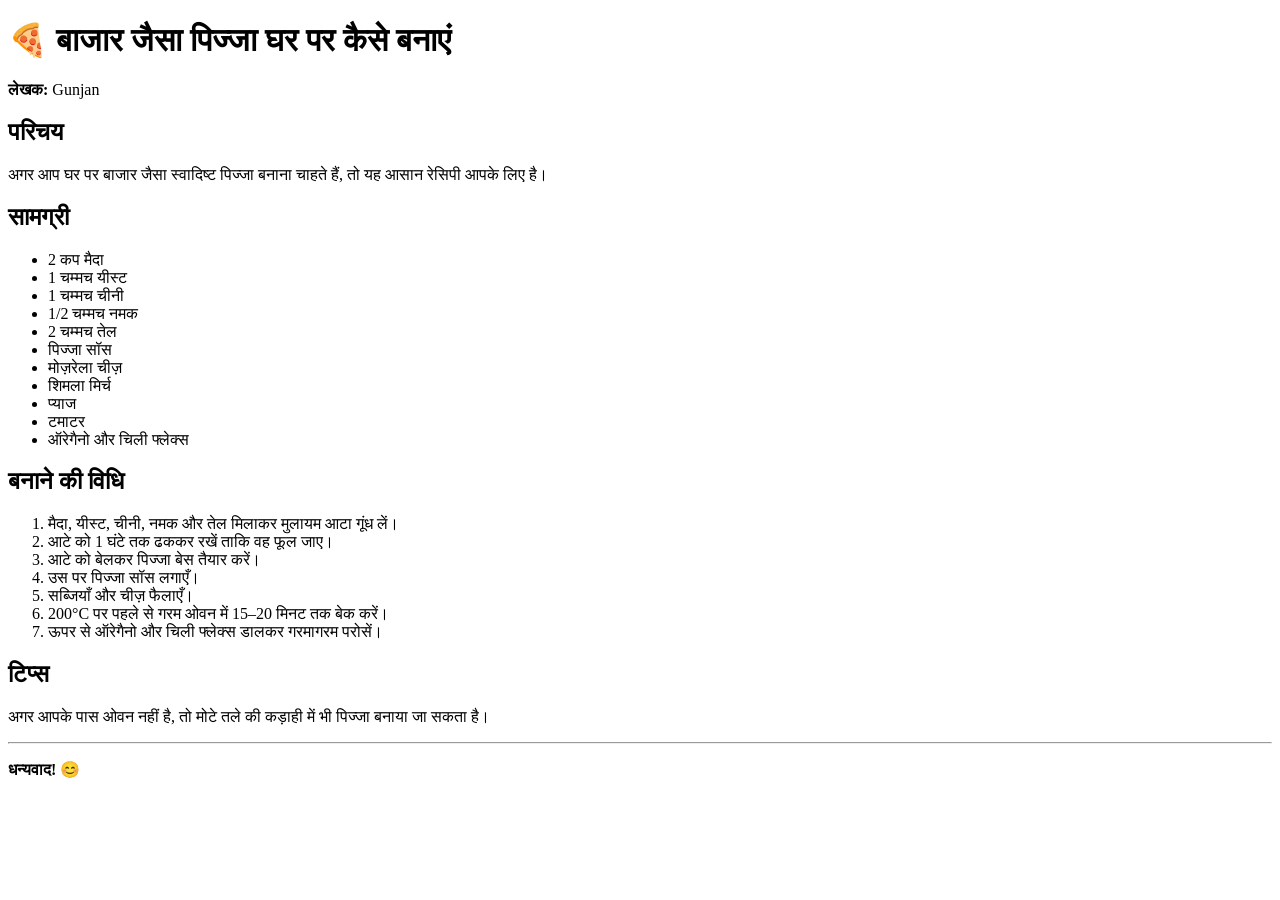
<file: Index.html>
<!DOCTYPE html>
<html lang="hi">
<head>
<meta charset="UTF-8">
<title>बाजार जैसा पिज्जा घर पर कैसे बनाएं</title>
</head>

<body>

<h1>🍕 बाजार जैसा पिज्जा घर पर कैसे बनाएं</h1>

<p><b>लेखक:</b> Gunjan</p>

<h2>परिचय</h2>
<p>
अगर आप घर पर बाजार जैसा स्वादिष्ट पिज्जा बनाना चाहते हैं, तो यह आसान रेसिपी आपके लिए है।
</p>

<h2>सामग्री</h2>
<ul>
<li>2 कप मैदा</li>
<li>1 चम्मच यीस्ट</li>
<li>1 चम्मच चीनी</li>
<li>1/2 चम्मच नमक</li>
<li>2 चम्मच तेल</li>
<li>पिज्जा सॉस</li>
<li>मोज़रेला चीज़</li>
<li>शिमला मिर्च</li>
<li>प्याज</li>
<li>टमाटर</li>
<li>ऑरेगैनो और चिली फ्लेक्स</li>
</ul>

<h2>बनाने की विधि</h2>
<ol>
<li>मैदा, यीस्ट, चीनी, नमक और तेल मिलाकर मुलायम आटा गूंध लें।</li>
<li>आटे को 1 घंटे तक ढककर रखें ताकि वह फूल जाए।</li>
<li>आटे को बेलकर पिज्जा बेस तैयार करें।</li>
<li>उस पर पिज्जा सॉस लगाएँ।</li>
<li>सब्जियाँ और चीज़ फैलाएँ।</li>
<li>200°C पर पहले से गरम ओवन में 15–20 मिनट तक बेक करें।</li>
<li>ऊपर से ऑरेगैनो और चिली फ्लेक्स डालकर गरमागरम परोसें।</li>
</ol>

<h2>टिप्स</h2>
<p>
अगर आपके पास ओवन नहीं है, तो मोटे तले की कड़ाही में भी पिज्जा बनाया जा सकता है।
</p>

<hr>

<p><b>धन्यवाद! 😊</b></p>

</body>
</html>
</file>
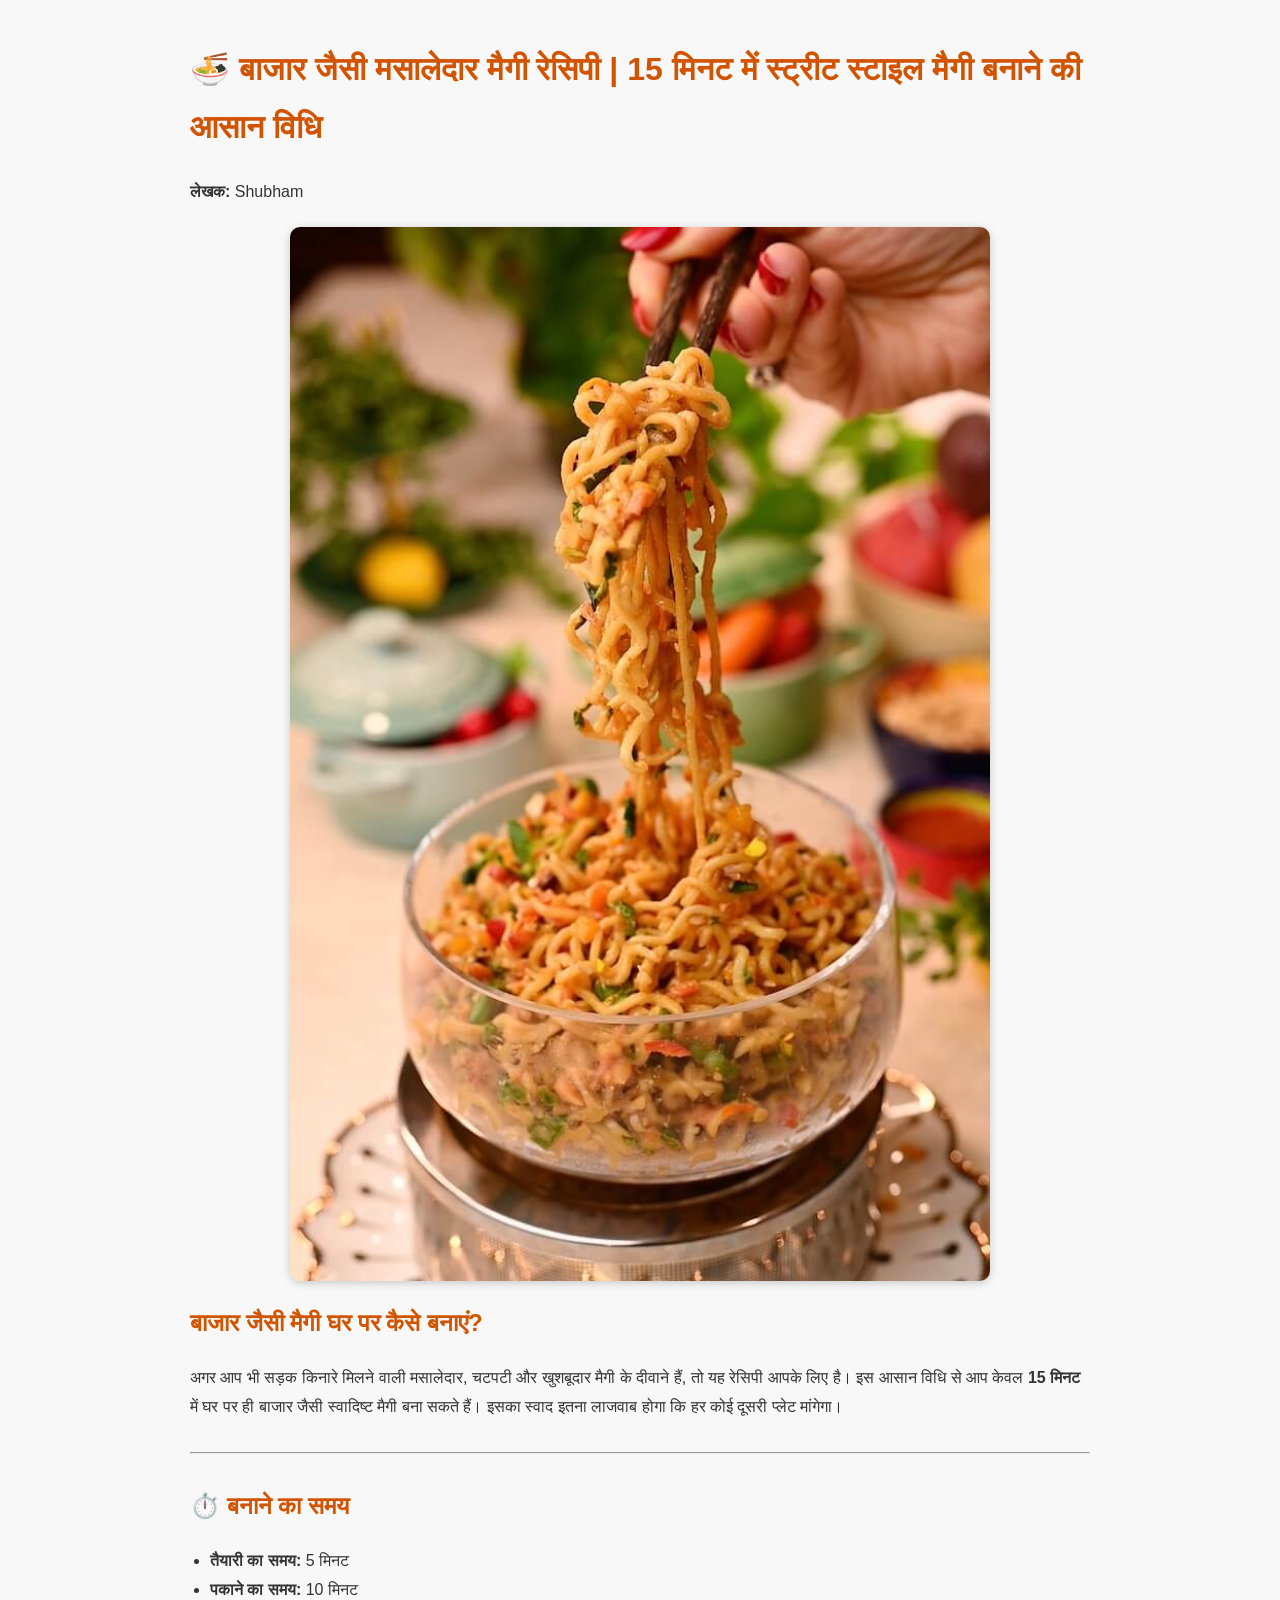
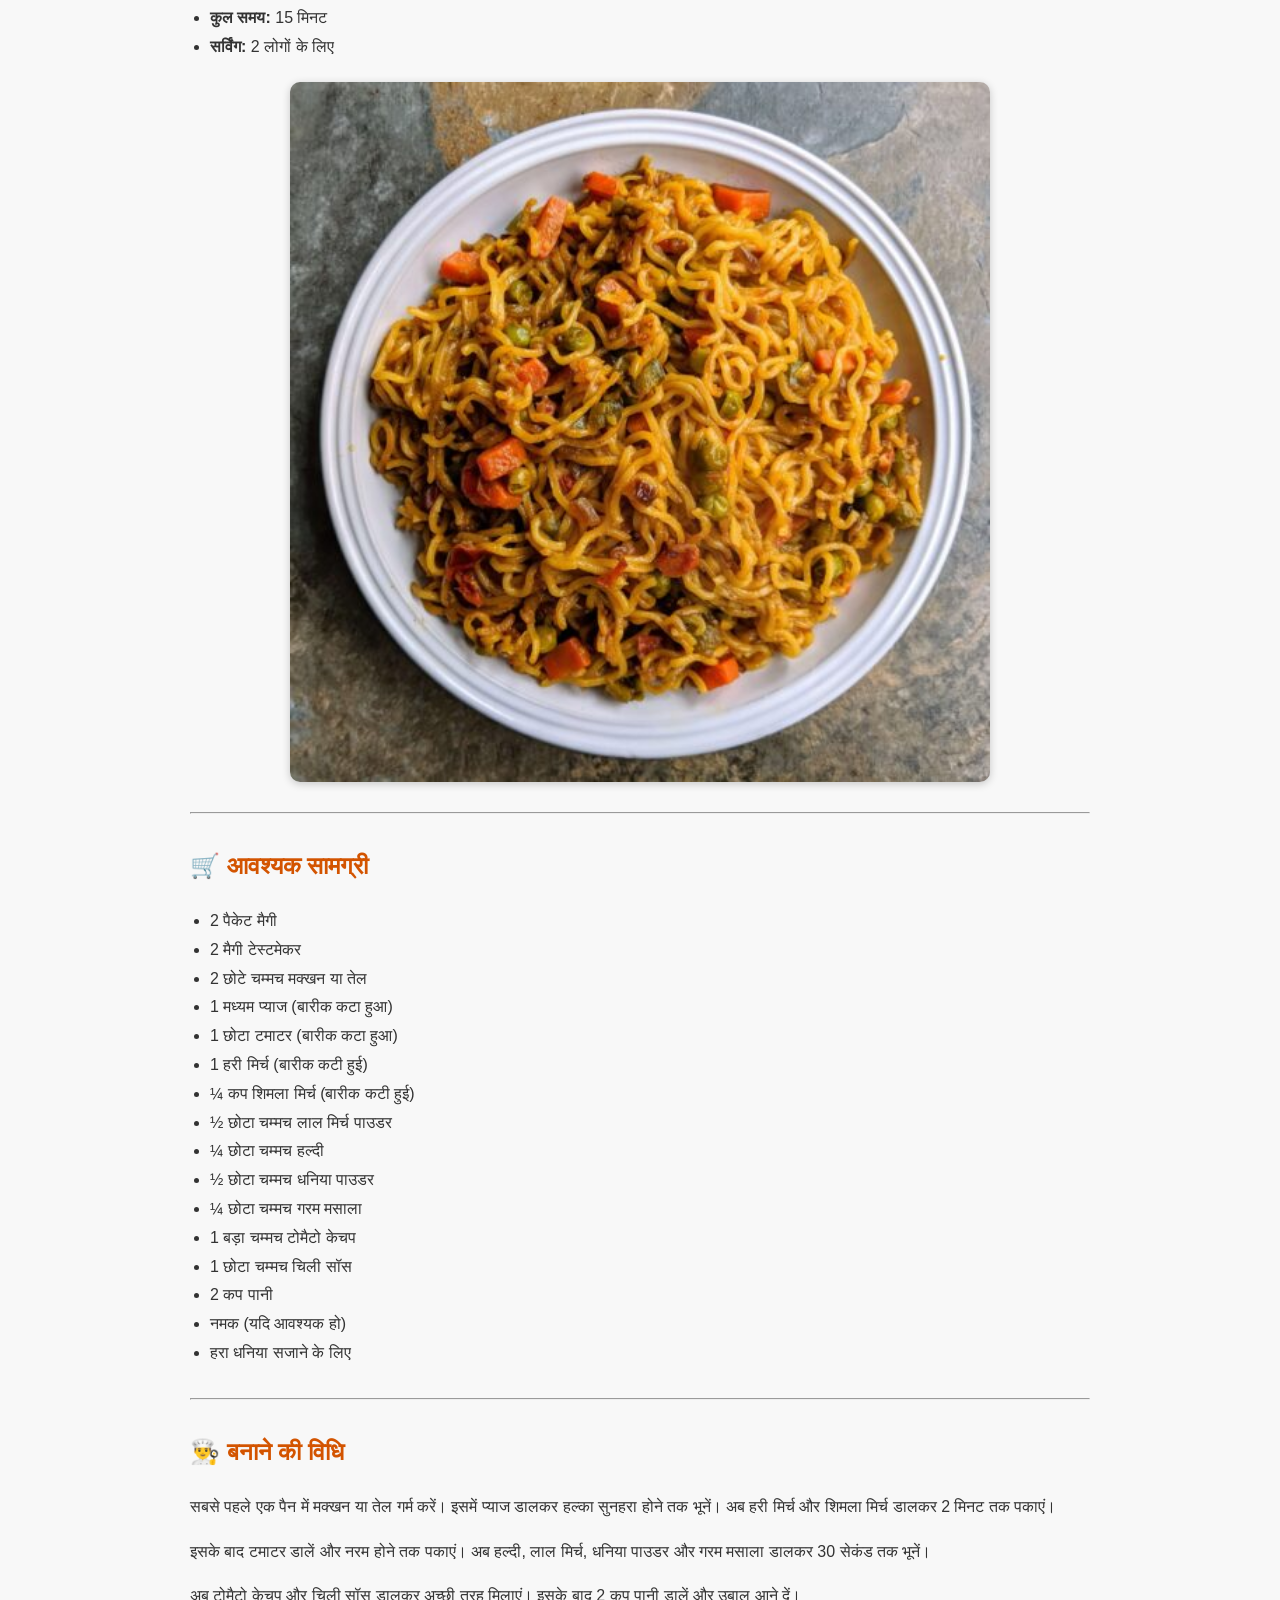
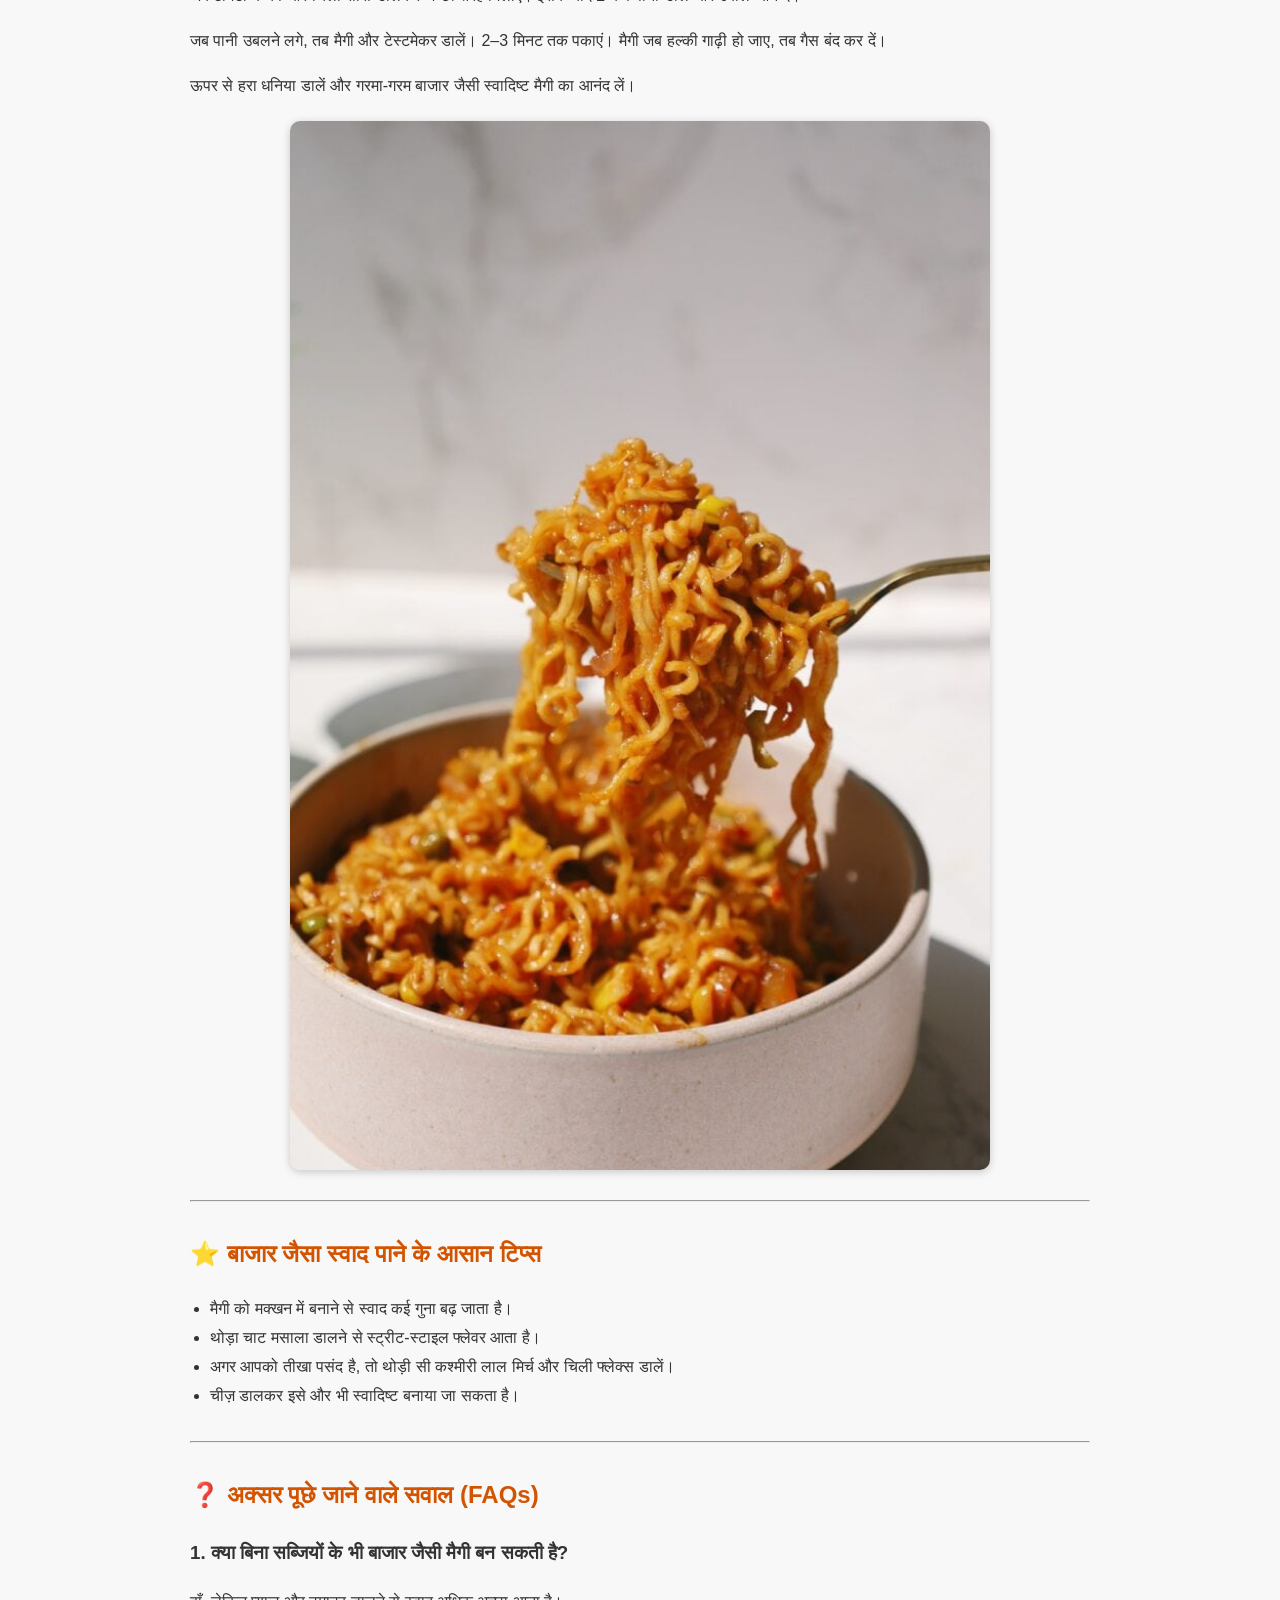
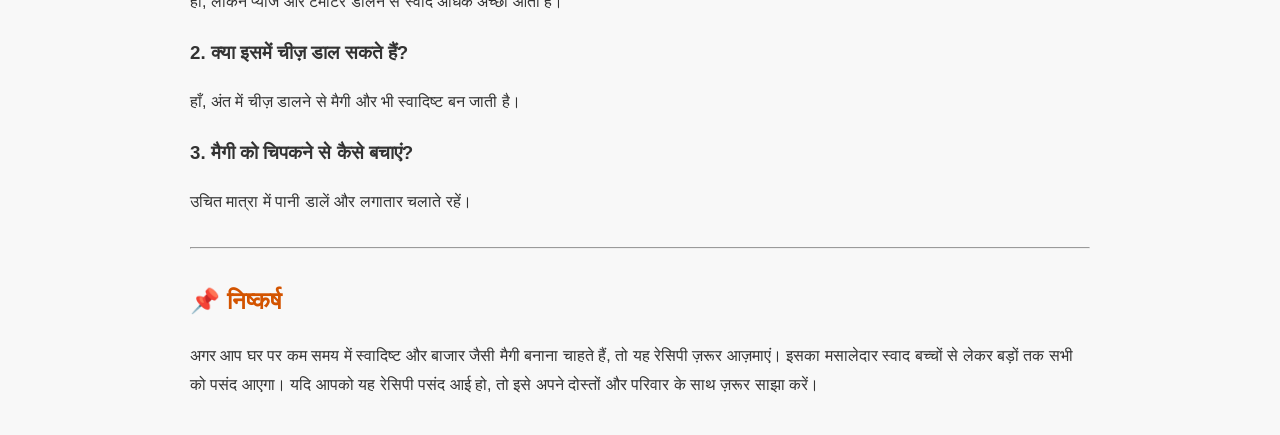
<file: Chole-recipe.html>
<!DOCTYPE html>
<html lang="hi">
<head>
<meta charset="UTF-8">
<meta name="viewport" content="width=device-width, initial-scale=1.0">
<title>बाजार जैसी मसालेदार मैगी रेसिपी | 15 मिनट में स्ट्रीट स्टाइल मैगी बनाने की आसान विधि</title>
<style>
body{
    font-family: Arial,sans-serif;
    line-height:1.8;
    max-width:900px;
    margin:auto;
    padding:20px;
    background:#f8f8f8;
    color:#333;
}
h1,h2{
    color:#d35400;
}
img{
    width:100%;
    max-width:700px;
    display:block;
    margin:20px auto;
    border-radius:10px;
    box-shadow:0 2px 8px rgba(0,0,0,.2);
}
ul{
    padding-left:20px;
}
hr{
    margin:30px 0;
}
</style>
</head>
<body>
<h1>🍜 बाजार जैसी मसालेदार मैगी रेसिपी | 15 मिनट में स्ट्रीट स्टाइल मैगी बनाने की आसान विधि</h1>
<p><b>लेखक:</b> Shubham</p>
<img src="m1.jpg" alt="m1.jpg">
<h2>बाजार जैसी मैगी घर पर कैसे बनाएं?</h2>
<p>
अगर आप भी सड़क किनारे मिलने वाली मसालेदार, चटपटी और खुशबूदार मैगी के दीवाने हैं,
तो यह रेसिपी आपके लिए है। इस आसान विधि से आप केवल <b>15 मिनट</b> में घर पर ही
बाजार जैसी स्वादिष्ट मैगी बना सकते हैं। इसका स्वाद इतना लाजवाब होगा कि हर कोई
दूसरी प्लेट मांगेगा।
</p>
<hr>
<h2>⏱️ बनाने का समय</h2>
<ul>
<li><b>तैयारी का समय:</b> 5 मिनट</li>
<li><b>पकाने का समय:</b> 10 मिनट</li>
<li><b>कुल समय:</b> 15 मिनट</li>
<li><b>सर्विंग:</b> 2 लोगों के लिए</li>
</ul>
<img src="m2.jpg" alt="m2.jpg">
<hr>
<h2>🛒 आवश्यक सामग्री</h2>
<ul>
<li>2 पैकेट मैगी</li>
<li>2 मैगी टेस्टमेकर</li>
<li>2 छोटे चम्मच मक्खन या तेल</li>
<li>1 मध्यम प्याज (बारीक कटा हुआ)</li>
<li>1 छोटा टमाटर (बारीक कटा हुआ)</li>
<li>1 हरी मिर्च (बारीक कटी हुई)</li>
<li>¼ कप शिमला मिर्च (बारीक कटी हुई)</li>
<li>½ छोटा चम्मच लाल मिर्च पाउडर</li>
<li>¼ छोटा चम्मच हल्दी</li>
<li>½ छोटा चम्मच धनिया पाउडर</li>
<li>¼ छोटा चम्मच गरम मसाला</li>
<li>1 बड़ा चम्मच टोमैटो केचप</li>
<li>1 छोटा चम्मच चिली सॉस</li>
<li>2 कप पानी</li>
<li>नमक (यदि आवश्यक हो)</li>
<li>हरा धनिया सजाने के लिए</li>
</ul>
<hr>
<h2>👨‍🍳 बनाने की विधि</h2>
<p>
सबसे पहले एक पैन में मक्खन या तेल गर्म करें। इसमें प्याज डालकर हल्का सुनहरा होने
तक भूनें। अब हरी मिर्च और शिमला मिर्च डालकर 2 मिनट तक पकाएं।
</p>
<p>
इसके बाद टमाटर डालें और नरम होने तक पकाएं। अब हल्दी, लाल मिर्च, धनिया पाउडर और
गरम मसाला डालकर 30 सेकंड तक भूनें।
</p>
<p>
अब टोमैटो केचप और चिली सॉस डालकर अच्छी तरह मिलाएं। इसके बाद 2 कप पानी डालें और
उबाल आने दें।
</p>
<p>
जब पानी उबलने लगे, तब मैगी और टेस्टमेकर डालें। 2–3 मिनट तक पकाएं। मैगी जब हल्की
गाढ़ी हो जाए, तब गैस बंद कर दें।
</p>
<p>
ऊपर से हरा धनिया डालें और गरमा-गरम बाजार जैसी स्वादिष्ट मैगी का आनंद लें।
</p>
<img src="m3.jpg" alt="m3.jpg">
<hr>
<h2>⭐ बाजार जैसा स्वाद पाने के आसान टिप्स</h2>
<ul>
<li>मैगी को मक्खन में बनाने से स्वाद कई गुना बढ़ जाता है।</li>
<li>थोड़ा चाट मसाला डालने से स्ट्रीट-स्टाइल फ्लेवर आता है।</li>
<li>अगर आपको तीखा पसंद है, तो थोड़ी सी कश्मीरी लाल मिर्च और चिली फ्लेक्स डालें।</li>
<li>चीज़ डालकर इसे और भी स्वादिष्ट बनाया जा सकता है।</li>
</ul>
<hr>
<h2>❓ अक्सर पूछे जाने वाले सवाल (FAQs)</h2>
<h3>1. क्या बिना सब्जियों के भी बाजार जैसी मैगी बन सकती है?</h3>
<p>हाँ, लेकिन प्याज और टमाटर डालने से स्वाद अधिक अच्छा आता है।</p>
<h3>2. क्या इसमें चीज़ डाल सकते हैं?</h3>
<p>हाँ, अंत में चीज़ डालने से मैगी और भी स्वादिष्ट बन जाती है।</p>
<h3>3. मैगी को चिपकने से कैसे बचाएं?</h3>
<p>उचित मात्रा में पानी डालें और लगातार चलाते रहें।</p>
<hr>
<h2>📌 निष्कर्ष</h2>
<p>
अगर आप घर पर कम समय में स्वादिष्ट और बाजार जैसी मैगी बनाना चाहते हैं,
तो यह रेसिपी ज़रूर आज़माएं। इसका मसालेदार स्वाद बच्चों से लेकर बड़ों तक
सभी को पसंद आएगा। यदि आपको यह रेसिपी पसंद आई हो, तो इसे अपने दोस्तों
और परिवार के साथ ज़रूर साझा करें।
</p>
</body>
</html>
</file>
